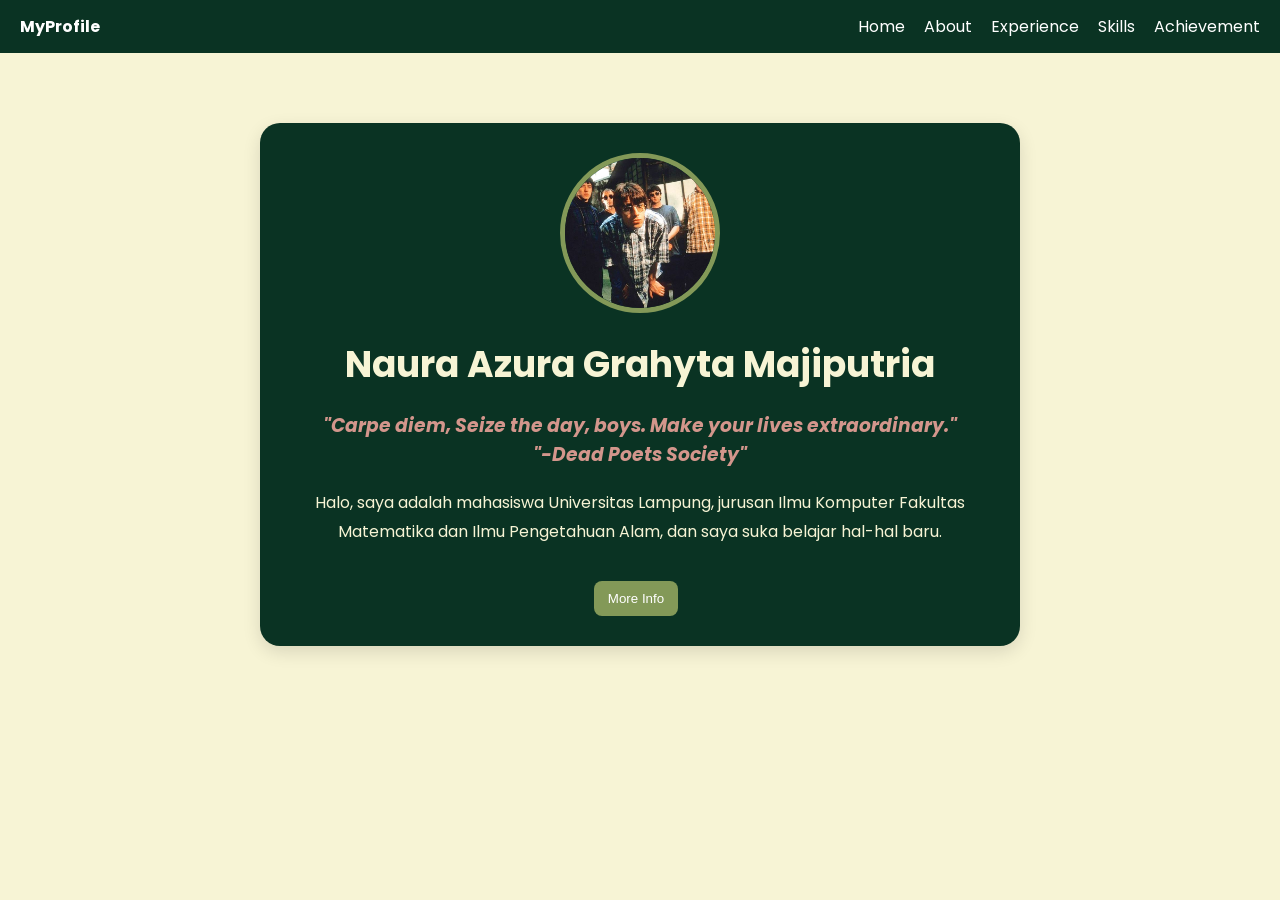
<file: index.html>
<!DOCTYPE html>
<html>
<head>
    <title>Profil Saya</title>
    <link rel="stylesheet" href="style.css">
</head>
<body>

<nav>
    <b>MyProfile</b>
    <div>
        <a href="index.html">Home</a>
        <a href="about.html">About</a>
        <a href="experience.html">Experience</a>
        <a href="skills.html">Skills</a>
        <a href="achievement.html">Achievement</a>
    </div>
</nav>
<div class="container">
    <div class="profile-card">
        <img src="foto.jpg" alt="Foto Profil" class="profile-img">

        <h1>Naura Azura Grahyta Majiputria</h1>
        <h3 class="motto">"Carpe diem, Seize the day, boys. Make your lives extraordinary." <br> "-Dead Poets Society"</h3>

        <p class="desc">
            Halo, saya adalah mahasiswa Universitas Lampung, jurusan Ilmu Komputer Fakultas Matematika dan Ilmu Pengetahuan Alam,
            dan saya suka belajar hal-hal baru.
        </p>

        <button onclick="toggleKontak()" id="btnKontak">More Info</button>

        <div class="info" id="kontakBox" style="display: none;">
            <p><b>Email:</b> nauraazura33@gmail.com</p>
            <p><b>Instagram:</b> @nauraazuraaa</p>
            <p><b>Twitter:</b> @markiersm</p>
        </div>
    </div>
</div>

<script src="script.js"></script>

</body>
</html>
</file>
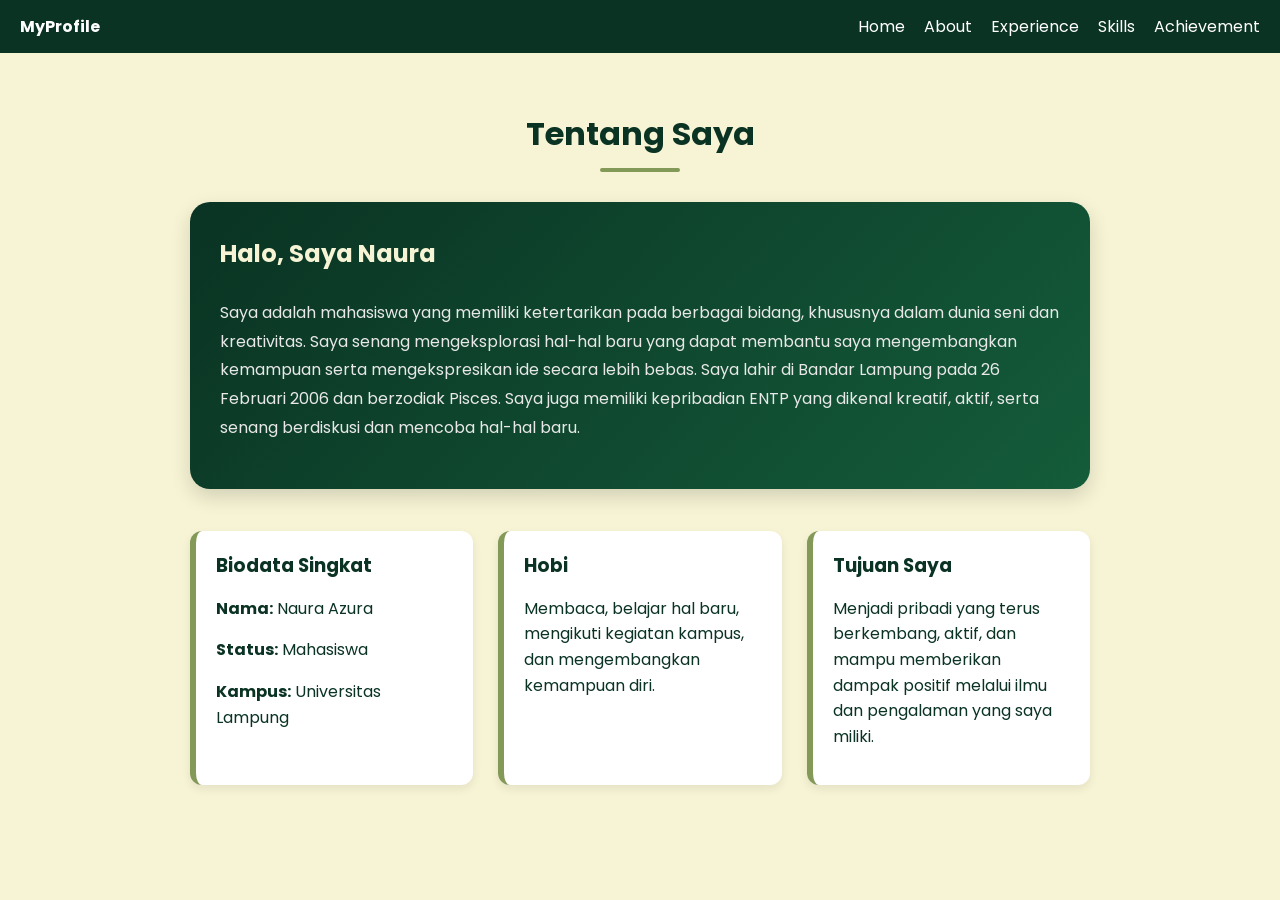
<file: about.html>
<!DOCTYPE html>
<html>
<head>
    <title>About</title>
    <link rel="stylesheet" href="style.css">
</head>
<body>

<nav>
    <b>MyProfile</b>
    <div>
        <a href="index.html">Home</a>
        <a href="about.html">About</a>
        <a href="experience.html">Experience</a>
        <a href="skills.html">Skills</a>
        <a href="achievement.html">Achievement</a>
    </div>
</nav>

<div class="container">
    <h2 class="section-title">Tentang Saya</h2>

    <div class="about-card">
        <h3>Halo, Saya Naura</h3>
        <p>
            Saya adalah mahasiswa yang memiliki ketertarikan pada berbagai bidang, khususnya dalam dunia seni dan kreativitas. Saya senang mengeksplorasi hal-hal baru yang dapat membantu saya mengembangkan kemampuan serta mengekspresikan ide secara lebih bebas. Saya lahir di Bandar Lampung pada 26 Februari 2006 dan berzodiak Pisces. Saya juga memiliki kepribadian ENTP yang dikenal kreatif, aktif, serta senang berdiskusi dan mencoba hal-hal baru.
        </p>
    </div>

    <div class="about-grid">
        <div class="card mini-card">
            <h3>Biodata Singkat</h3>
            <p><b>Nama:</b> Naura Azura</p>
            <p><b>Status:</b> Mahasiswa</p>
            <p><b>Kampus:</b> Universitas Lampung</p>
        </div>

        <div class="card mini-card">
            <h3>Hobi</h3>
            <p>Membaca, belajar hal baru, mengikuti kegiatan kampus, dan
            mengembangkan kemampuan diri.</p>
        </div>

        <div class="card mini-card">
            <h3>Tujuan Saya</h3>
            <p>
                Menjadi pribadi yang terus berkembang, aktif, dan mampu
                memberikan dampak positif melalui ilmu dan pengalaman yang saya miliki.
            </p>
        </div>
    </div>
</div>

</body>
</html>
</file>
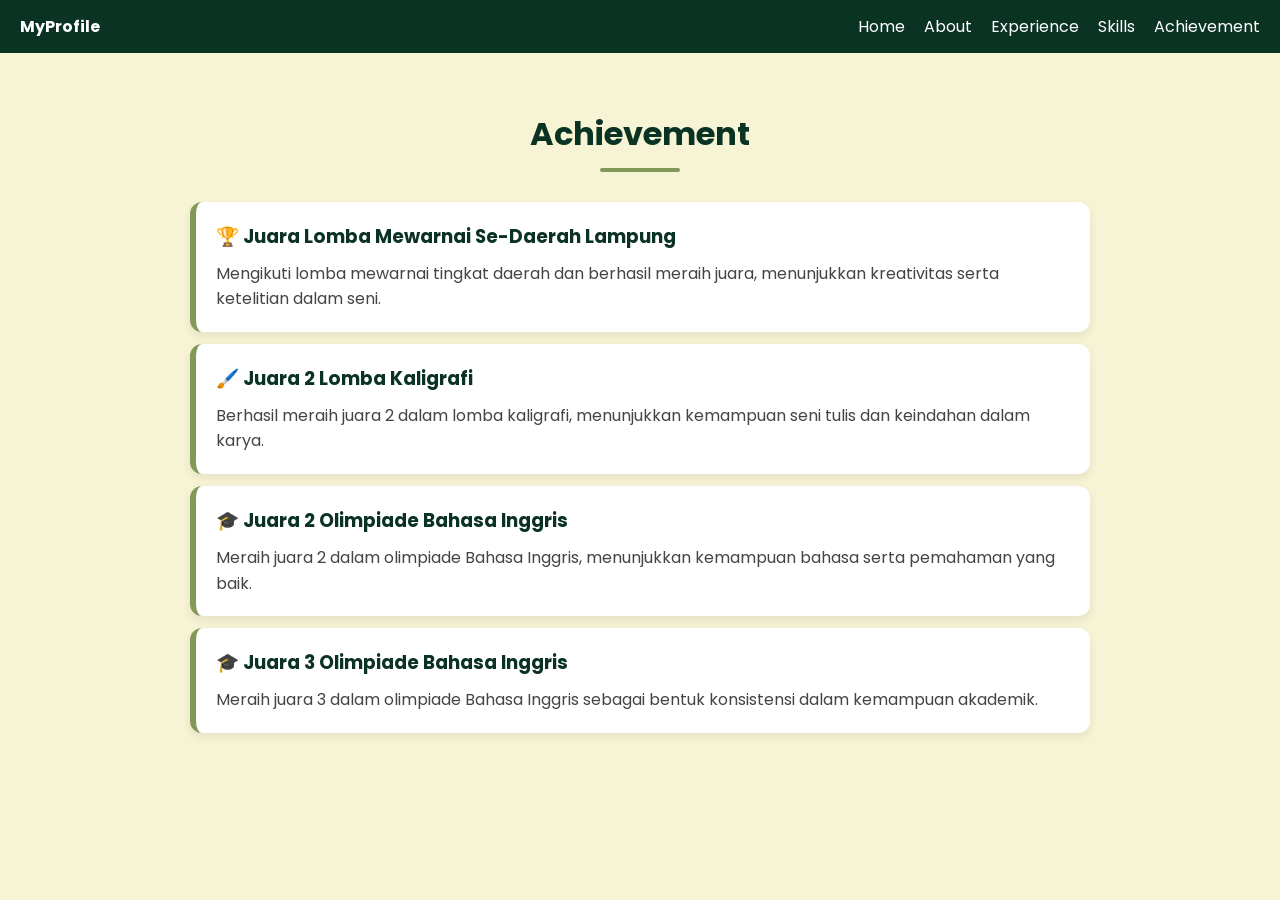
<file: achievement.html>
<!DOCTYPE html>
<html>
<head>
    <title>Achievement</title>
    <link rel="stylesheet" href="style.css">
</head>
<body>

<nav>
    <b>MyProfile</b>
    <div>
        <a href="index.html">Home</a>
        <a href="about.html">About</a>
        <a href="experience.html">Experience</a>
        <a href="skills.html">Skills</a>
        <a href="achievement.html">Achievement</a>
    </div>
</nav>
<div class="container">
    <h2 class="section-title">Achievement</h2>

    <div class="card ach-card">
        <h3>🏆 Juara Lomba Mewarnai Se-Daerah Lampung</h3>
        <p>
            Mengikuti lomba mewarnai tingkat daerah dan berhasil meraih juara,
            menunjukkan kreativitas serta ketelitian dalam seni.
        </p>
    </div>

    <div class="card ach-card">
        <h3>🖌️ Juara 2 Lomba Kaligrafi</h3>
        <p>
            Berhasil meraih juara 2 dalam lomba kaligrafi, menunjukkan kemampuan
            seni tulis dan keindahan dalam karya.
        </p>
    </div>

    <div class="card ach-card">
        <h3>🎓 Juara 2 Olimpiade Bahasa Inggris</h3>
        <p>
            Meraih juara 2 dalam olimpiade Bahasa Inggris, menunjukkan kemampuan
            bahasa serta pemahaman yang baik.
        </p>
    </div>

    <div class="card ach-card">
        <h3>🎓 Juara 3 Olimpiade Bahasa Inggris</h3>
        <p>
            Meraih juara 3 dalam olimpiade Bahasa Inggris sebagai bentuk
            konsistensi dalam kemampuan akademik.
        </p>
    </div>
</div>
<script src="script.js"></script>

</body>
</html>
</file>
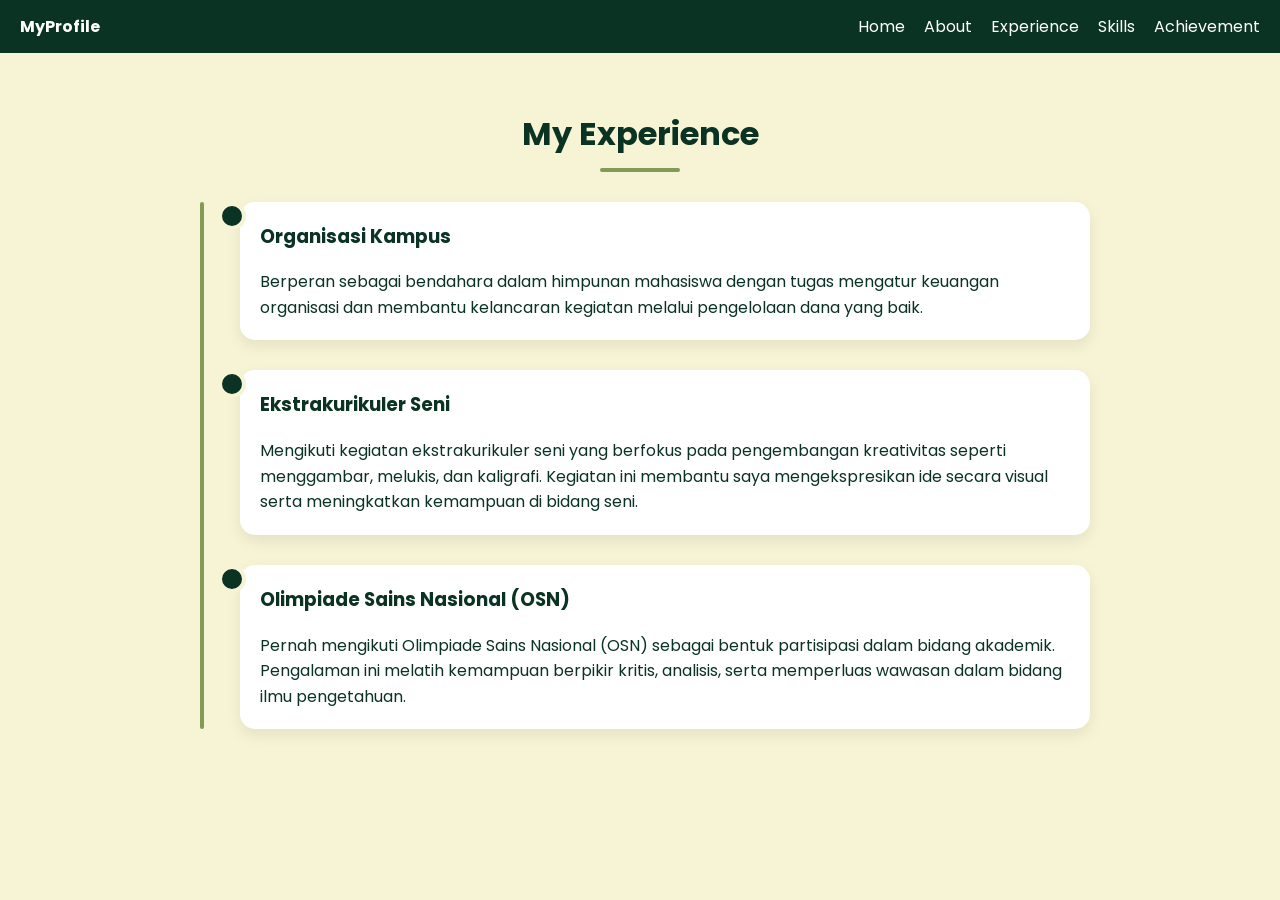
<file: experience.html>
<!DOCTYPE html>
<html>
<head>
    <title>Experience</title>
    <link rel="stylesheet" href="style.css">
</head>
<body>

<nav>
    <b>MyProfile</b>
    <div>
        <a href="index.html">Home</a>
        <a href="about.html">About</a>
        <a href="experience.html">Experience</a>
        <a href="skills.html">Skills</a>
        <a href="achievement.html">Achievement</a>
    </div>
</nav>

<div class="container">
    <h2 class="section-title">My Experience</h2>

    <div class="timeline">

        <div class="timeline-item">
            <div class="timeline-dot"></div>
            <div class="timeline-content">
                <h3> Organisasi Kampus</h3>
                <p>Berperan sebagai bendahara dalam himpunan mahasiswa dengan tugas mengatur 
                keuangan organisasi dan membantu kelancaran kegiatan melalui pengelolaan 
                dana yang baik.</p>
            </div>
        </div>

        <div class="timeline-item">
            <div class="timeline-dot"></div>
            <div class="timeline-content">
                <h3>Ekstrakurikuler Seni</h3>
                <p>Mengikuti kegiatan ekstrakurikuler seni yang berfokus pada pengembangan
                 kreativitas seperti menggambar, melukis, dan kaligrafi. Kegiatan ini membantu saya 
                 mengekspresikan ide secara visual serta meningkatkan kemampuan di bidang seni.
                </p>
            </div>
        </div>

        <div class="timeline-item">
            <div class="timeline-dot"></div>
            <div class="timeline-content">
                <h3> Olimpiade Sains Nasional (OSN) </h3>
                <p>
                   Pernah mengikuti Olimpiade Sains Nasional (OSN) sebagai bentuk partisipasi dalam bidang akademik. 
                   Pengalaman ini melatih kemampuan berpikir kritis, analisis, serta memperluas wawasan dalam bidang ilmu pengetahuan.
                </p>
            </div>
        </div>

    </div>
</div>

<script src="script.js"></script>
</body>
</html>
</file>
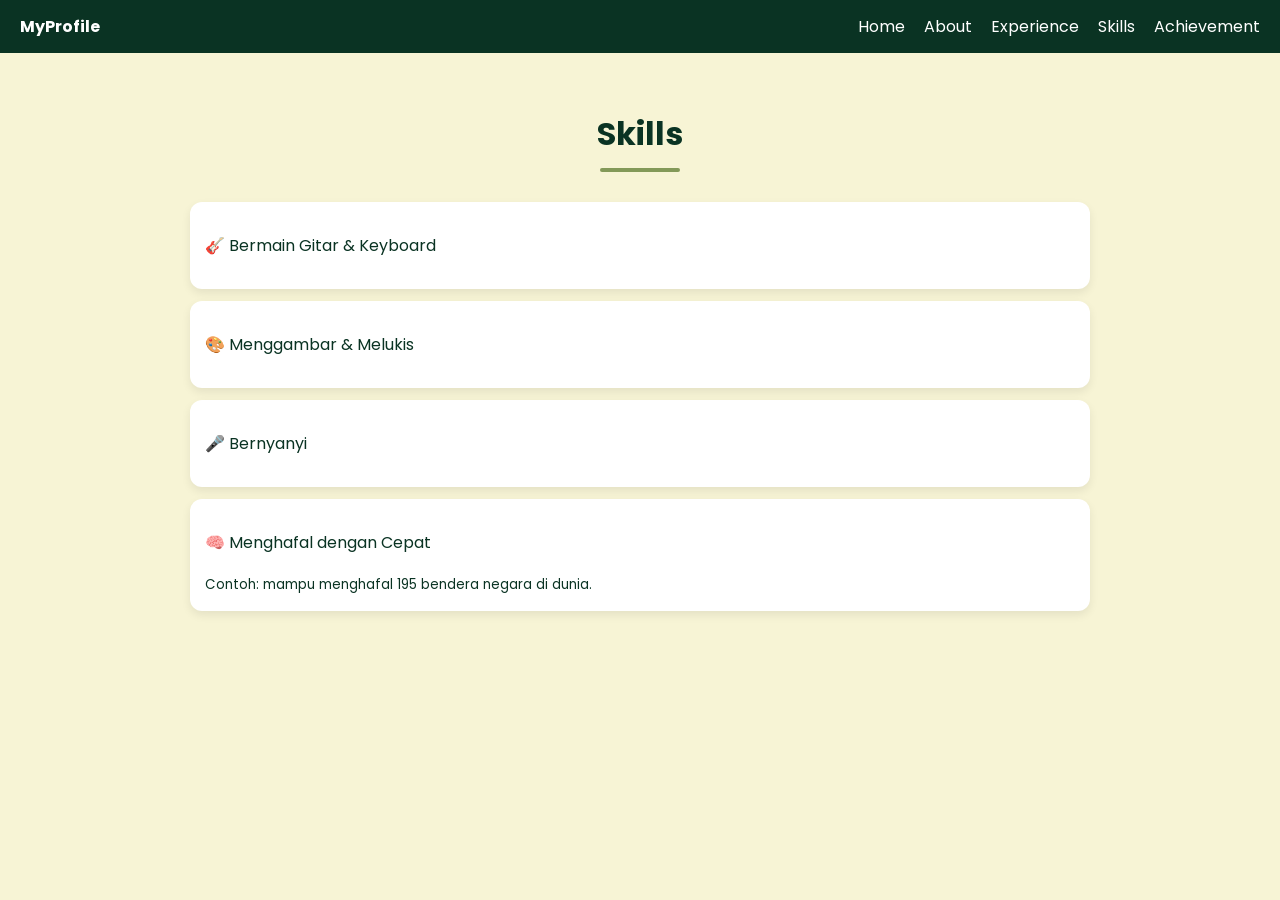
<file: skills.html>
<!DOCTYPE html>
<html>
<head>
    <title>Skills</title>
    <link rel="stylesheet" href="style.css">
</head>
<body>

<nav>
    <b>MyProfile</b>
    <div>
        <a href="index.html">Home</a>
        <a href="about.html">About</a>
        <a href="experience.html">Experience</a>
        <a href="skills.html">Skills</a>
        <a href="achievement.html">Achievement</a>
    </div>
</nav>

<div class="container">
    <h2 class="section-title">Skills</h2>

    <div class="skill-box card">
        <p>🎸 Bermain Gitar & Keyboard</p>
        <div class="skill-bar">
            <div class="skill-fill" style="width: 85%;"></div>
        </div>
    </div>

    <div class="skill-box card">
        <p>🎨 Menggambar & Melukis</p>
        <div class="skill-bar">
            <div class="skill-fill" style="width: 90%;"></div>
        </div>
    </div>

    <div class="skill-box card">
        <p>🎤 Bernyanyi</p>
        <div class="skill-bar">
            <div class="skill-fill" style="width: 80%;"></div>
        </div>
    </div>

    <div class="skill-box card">
        <p>🧠 Menghafal dengan Cepat</p>
        <small>Contoh: mampu menghafal 195 bendera negara di dunia.</small>
        <div class="skill-bar">
            <div class="skill-fill" style="width: 95%;"></div>
        </div>
    </div>
</div>

</body>
</html>
</file>
<file: style.css>
@import url('https://fonts.googleapis.com/css2?family=Poppins:wght@300;400;600;700&display=swap');

body {
    margin: 0;
    font-family: 'Poppins', sans-serif;
    background: #F7F4D5;
    color: #0A3323;
}

nav {
    background: #0A3323;
    padding: 14px 20px;
    display: flex;
    justify-content: space-between;
    align-items: center;
}

nav b {
    color: white;
}

nav a {
    color: white;
    margin-left: 15px;
    text-decoration: none;
    transition: 0.3s;
}

nav a:hover {
    color: #D3968C;
}

.container {
    max-width: 900px;
    margin: auto;
    padding: 30px 20px;
}

.card {
    background: white;
    padding: 15px;
    margin: 12px 0;
    border-radius: 12px;
    box-shadow: 0 4px 10px rgba(0, 0, 0, 0.08);
}

button {
    padding: 10px 14px;
    margin-top: 10px;
    margin-right: 8px;
    border: none;
    border-radius: 8px;
    background: #839958;
    color: white;
    cursor: pointer;
    transition: 0.3s;
}

button:hover {
    background: #D3968C;
}

/* HOME / PROFILE */
.profile-card {
    background: #0A3323;
    max-width: 700px;
    margin: 40px auto;
    padding: 30px;
    border-radius: 20px;
    box-shadow: 0 6px 18px rgba(0, 0, 0, 0.12);
    text-align: center;
    color: #F7F4D5;
    transition: 0.3s;
}

.profile-card:hover {
    transform: translateY(-5px);
}

.profile-img {
    width: 150px;
    height: 150px;
    object-fit: cover;
    border-radius: 50%;
    display: block;
    margin: 0 auto 20px;
    border: 5px solid #839958;
}

.profile-card h1 {
    margin-bottom: 8px;
    font-size: 36px;
}

.motto {
    font-style: italic;
    color: #D3968C;
    margin-bottom: 20px;
}

.desc {
    line-height: 1.8;
    margin-bottom: 25px;
}

.info {
    background: #F7F4D5;
    padding: 18px;
    border-radius: 14px;
    text-align: left;
    color: #0A3323;
    margin-top: 20px;
}

.info p {
    margin: 10px 0;
}

.info b {
    color: #0A3323;
}

/* ABOUT */
.section-title {
    text-align: center;
    font-size: 32px;
    margin-bottom: 30px;
    position: relative;
    color: #0A3323;
}

.section-title::after {
    content: "";
    width: 80px;
    height: 4px;
    background: #839958;
    display: block;
    margin: 10px auto 0;
    border-radius: 10px;
}

.about-card {
    background: linear-gradient(135deg, #0A3323, #145C3A);
    color: white;
    padding: 30px;
    border-radius: 20px;
    box-shadow: 0 8px 20px rgba(0, 0, 0, 0.15);
    margin-bottom: 30px;
    line-height: 1.8;
    transition: 0.3s;
}

.about-card:hover {
    transform: translateY(-5px);
}

.about-card h3 {
    margin-top: 0;
    color: #F7F4D5;
    font-size: 24px;
}

.about-card p {
    color: #E8E8E8;
}

.about-grid {
    display: grid;
    grid-template-columns: repeat(auto-fit, minmax(230px, 1fr));
    gap: 25px;
}

.mini-card {
    padding: 20px;
    border-left: 6px solid #839958;
    color: #0A3323;
    transition: 0.3s;
}

.mini-card:hover {
    transform: translateY(-8px);
    box-shadow: 0 8px 18px rgba(0, 0, 0, 0.15);
}

.mini-card h3 {
    margin-top: 0;
    margin-bottom: 10px;
    color: #0A3323;
}

.mini-card p {
    line-height: 1.6;
}

/* TIMELINE EXPERIENCE */
.timeline {
    position: relative;
    margin-top: 30px;
    padding-left: 30px;
}

.timeline::before {
    content: "";
    position: absolute;
    left: 10px;
    top: 0;
    width: 4px;
    height: 100%;
    background: #839958;
    border-radius: 10px;
}

.timeline-item {
    position: relative;
    margin-bottom: 30px;
}

.timeline-dot {
    position: absolute;
    left: -2px;
    width: 20px;
    height: 20px;
    background: #0A3323;
    border-radius: 50%;
    border: 4px solid #F7F4D5;
}

.timeline-content {
    background: white;
    padding: 20px;
    border-radius: 15px;
    margin-left: 20px;
    box-shadow: 0 6px 15px rgba(0,0,0,0.08);
    transition: 0.3s;
}

.timeline-content:hover {
    transform: translateY(-5px);
}

.timeline-content h3 {
    margin-top: 0;
    color: #0A3323;
}

.timeline-content p {
    margin: 10px 0 0;
    line-height: 1.6;
}

/* SKILLS (CARD STYLE) */
.skill-card {
    padding: 20px;
    border-left: 6px solid #839958;
    transition: 0.3s;
    background: white;
    border-radius: 12px;
    box-shadow: 0 4px 10px rgba(0,0,0,0.08);
    margin-bottom: 15px;
}

.skill-card:hover {
    transform: translateY(-6px);
    box-shadow: 0 8px 18px rgba(0, 0, 0, 0.15);
}

.skill-card h3 {
    margin-top: 0;
    margin-bottom: 10px;
    color: #0A3323;
}

.skill-card p {
    margin: 0;
    line-height: 1.6;
    color: #444;
}

.filter-btn {
    text-align: center;
    margin-bottom: 20px;
}

.filter-btn button {
    margin: 5px;
}

/* ACHIEVEMENT */
.ach-card {
    padding: 20px;
    border-left: 6px solid #839958;
    transition: 0.3s;
}

.ach-card:hover {
    transform: translateY(-6px);
    box-shadow: 0 8px 18px rgba(0, 0, 0, 0.15);
}

.ach-card h3 {
    margin-top: 0;
    margin-bottom: 10px;
    color: #0A3323;
}

.ach-card p {
    margin: 0;
    line-height: 1.6;
    color: #444;
}
</file>
